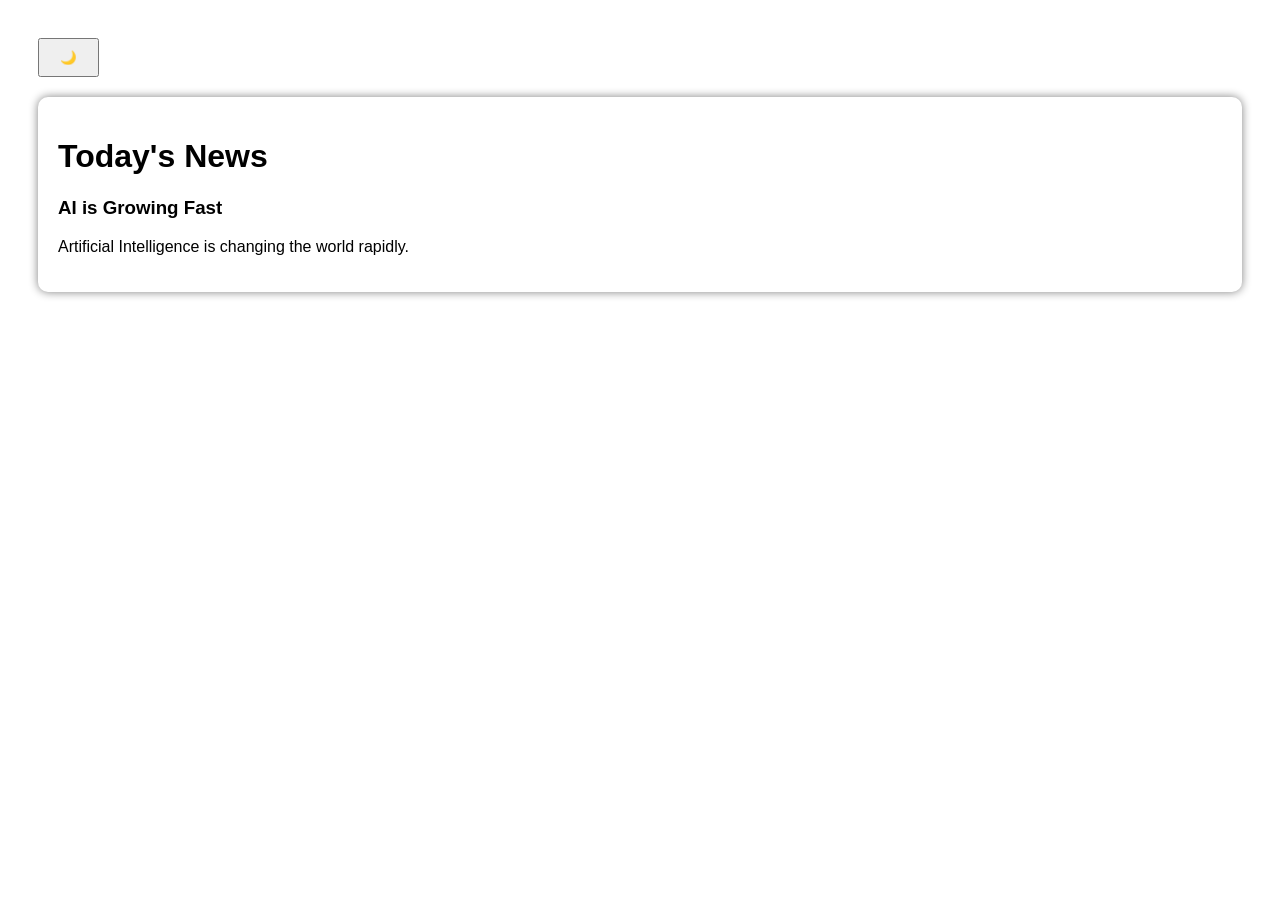
<file: Task02-News-DarkMode/index.html>
<!DOCTYPE html>
<html>
<head>
<title>News App</title>
<link rel="stylesheet" href="style.css">
</head>

<body>

<button id="toggle">🌙</button>

<div class="card">
<h1>Today's News</h1>
<h3>AI is Growing Fast</h3>
<p>Artificial Intelligence is changing the world rapidly.</p>
</div>

<script src="script.js"></script>

</body>
</html>
</file>
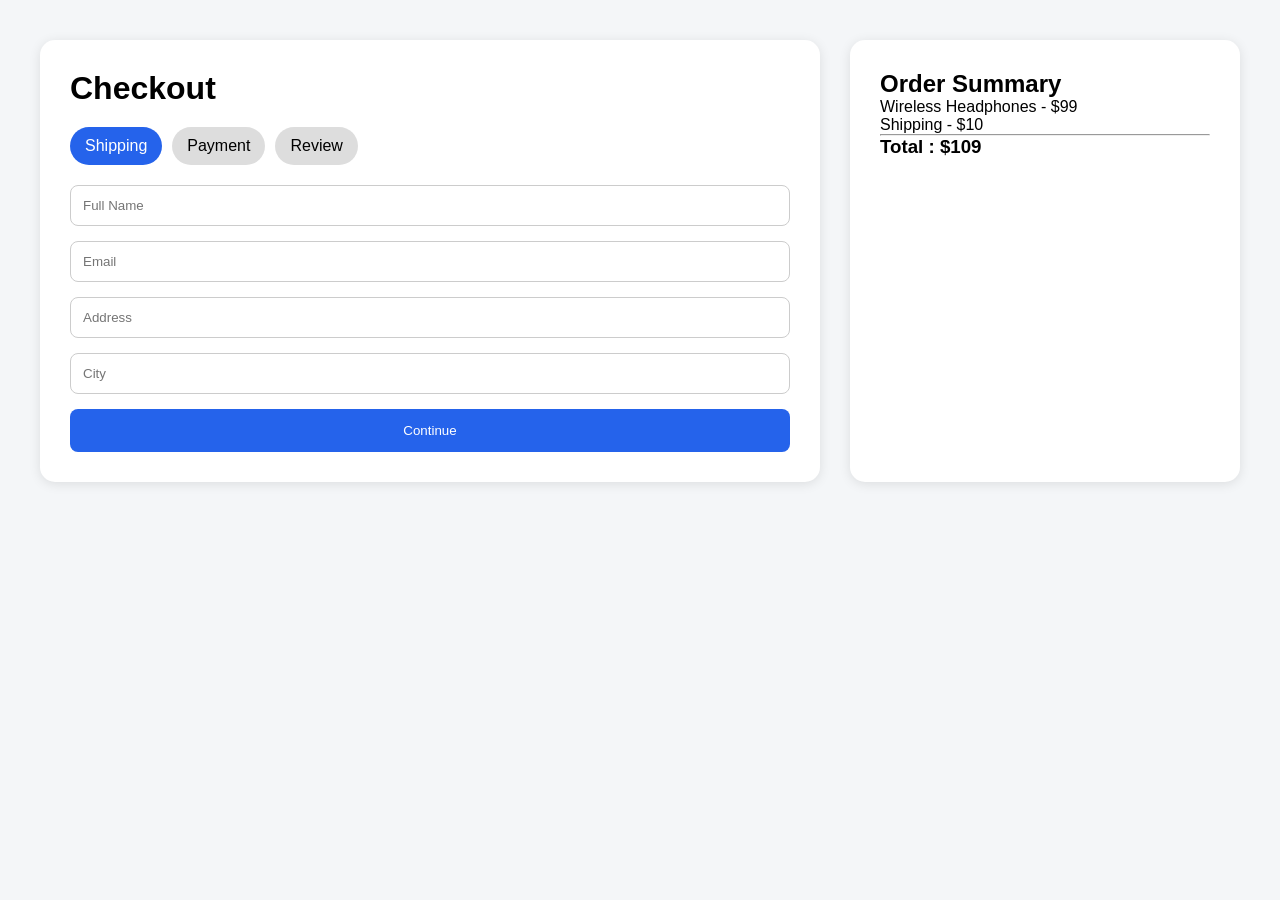
<file: Task03-checkout-flow-redesign/index.html>
<!DOCTYPE html>
<html lang="en">
<head>
<meta charset="UTF-8">
<meta name="viewport" content="width=device-width, initial-scale=1.0">
<title>Checkout Flow</title>
<link rel="stylesheet" href="style.css">
</head>
<body>

<div class="container">

<div class="checkout">

<h1>Checkout</h1>

<div class="steps">
<div class="active">Shipping</div>
<div>Payment</div>
<div>Review</div>
</div>

<form id="checkoutForm">

<input type="text" id="name" placeholder="Full Name">

<input type="email" id="email" placeholder="Email">

<input type="text" placeholder="Address">

<input type="text" placeholder="City">

<button type="submit">Continue</button>

</form>

</div>

<div class="summary">

<h2>Order Summary</h2>

<p>Wireless Headphones - $99</p>

<p>Shipping - $10</p>

<hr>

<h3>Total : $109</h3>

</div>

</div>

<script src="script.js"></script>

</body>
</html>
</file>
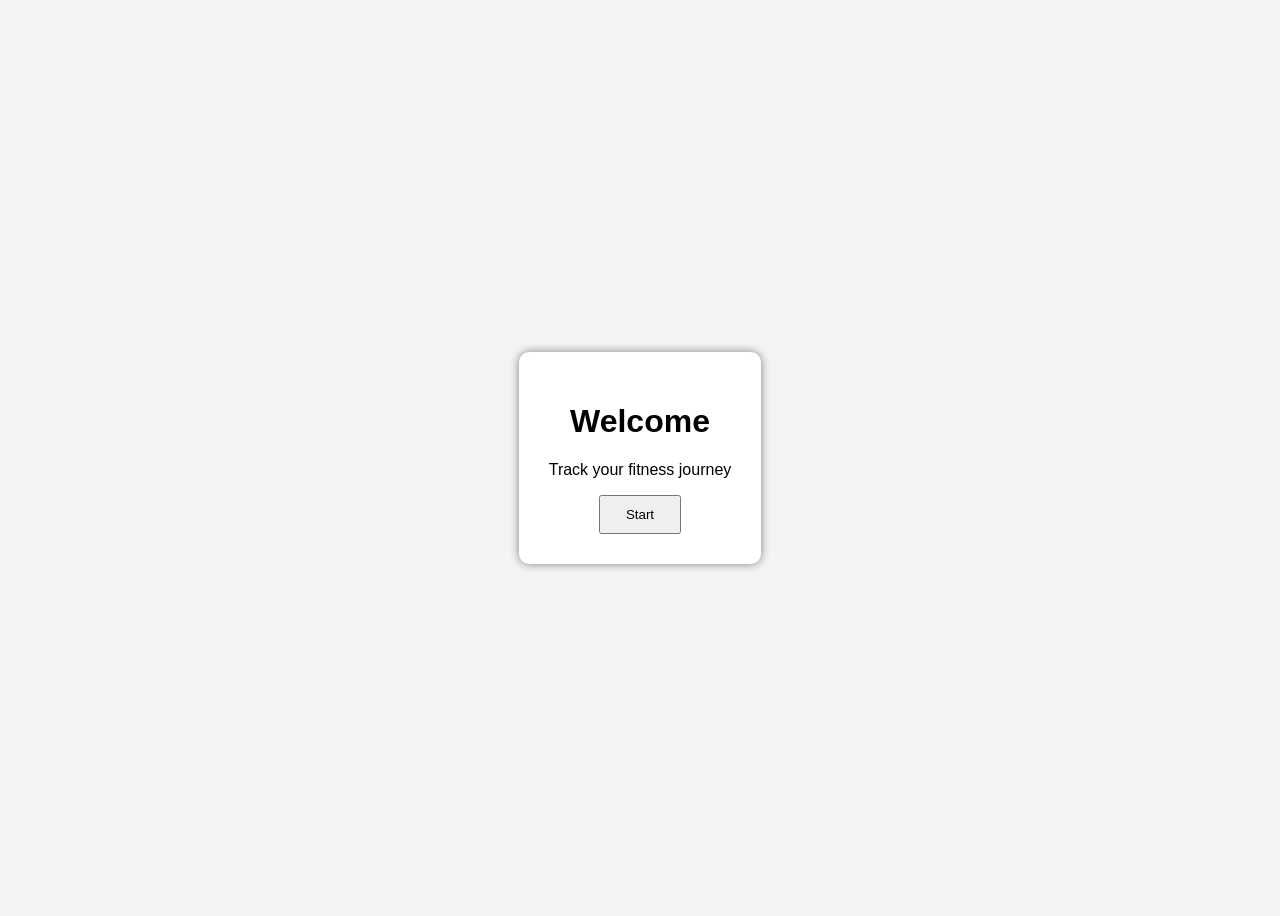
<file: Task04-Fitness-Journey/index.html>
<!DOCTYPE html>
<html>
<head>
    <title>Fitness App</title>
    <link rel="stylesheet" href="style.css">
</head>
<body>

<div class="screen">
    <h1>Welcome</h1>
    <p>Track your fitness journey</p>
    <button onclick="next()">Start</button>
</div>

<script src="script.js"></script>

</body>
</html>
</file>
<file: Task02-News-DarkMode/style.css>
body{
font-family:Arial;
padding:30px;
background:white;
color:black;
transition:0.5s;
}

.card{
padding:20px;
border-radius:10px;
box-shadow:0 0 10px gray;
}

.dark{
background:#121212;
color:white;
}

button{
padding:10px 20px;
margin-bottom:20px;
cursor:pointer;
}
</file>
<file: Task03-checkout-flow-redesign/style.css>
*{
margin:0;
padding:0;
box-sizing:border-box;
font-family:Poppins,sans-serif;
}

body{
background:#f4f6f8;
padding:40px;
}

.container{
display:grid;
grid-template-columns:2fr 1fr;
gap:30px;
}

.checkout,
.summary{
background:white;
padding:30px;
border-radius:15px;
box-shadow:0 2px 12px rgba(0,0,0,.1);
}

.steps{
display:flex;
gap:10px;
margin:20px 0;
}

.steps div{
padding:10px 15px;
background:#ddd;
border-radius:20px;
}

.steps .active{
background:#2563eb;
color:white;
}

form{
display:flex;
flex-direction:column;
gap:15px;
}

input{
padding:12px;
border:1px solid #ccc;
border-radius:8px;
}

button{
padding:14px;
background:#2563eb;
color:white;
border:none;
border-radius:8px;
cursor:pointer;
}
</file>
<file: Task04-Fitness-Journey/style.css>
body{
    font-family:Arial;
    display:flex;
    justify-content:center;
    align-items:center;
    height:100vh;
    background:#f4f4f4;
}

.screen{
    text-align:center;
    background:white;
    padding:30px;
    border-radius:10px;
    box-shadow:0 0 10px gray;
}

button{
    padding:10px 25px;
    cursor:pointer;
}
</file>
